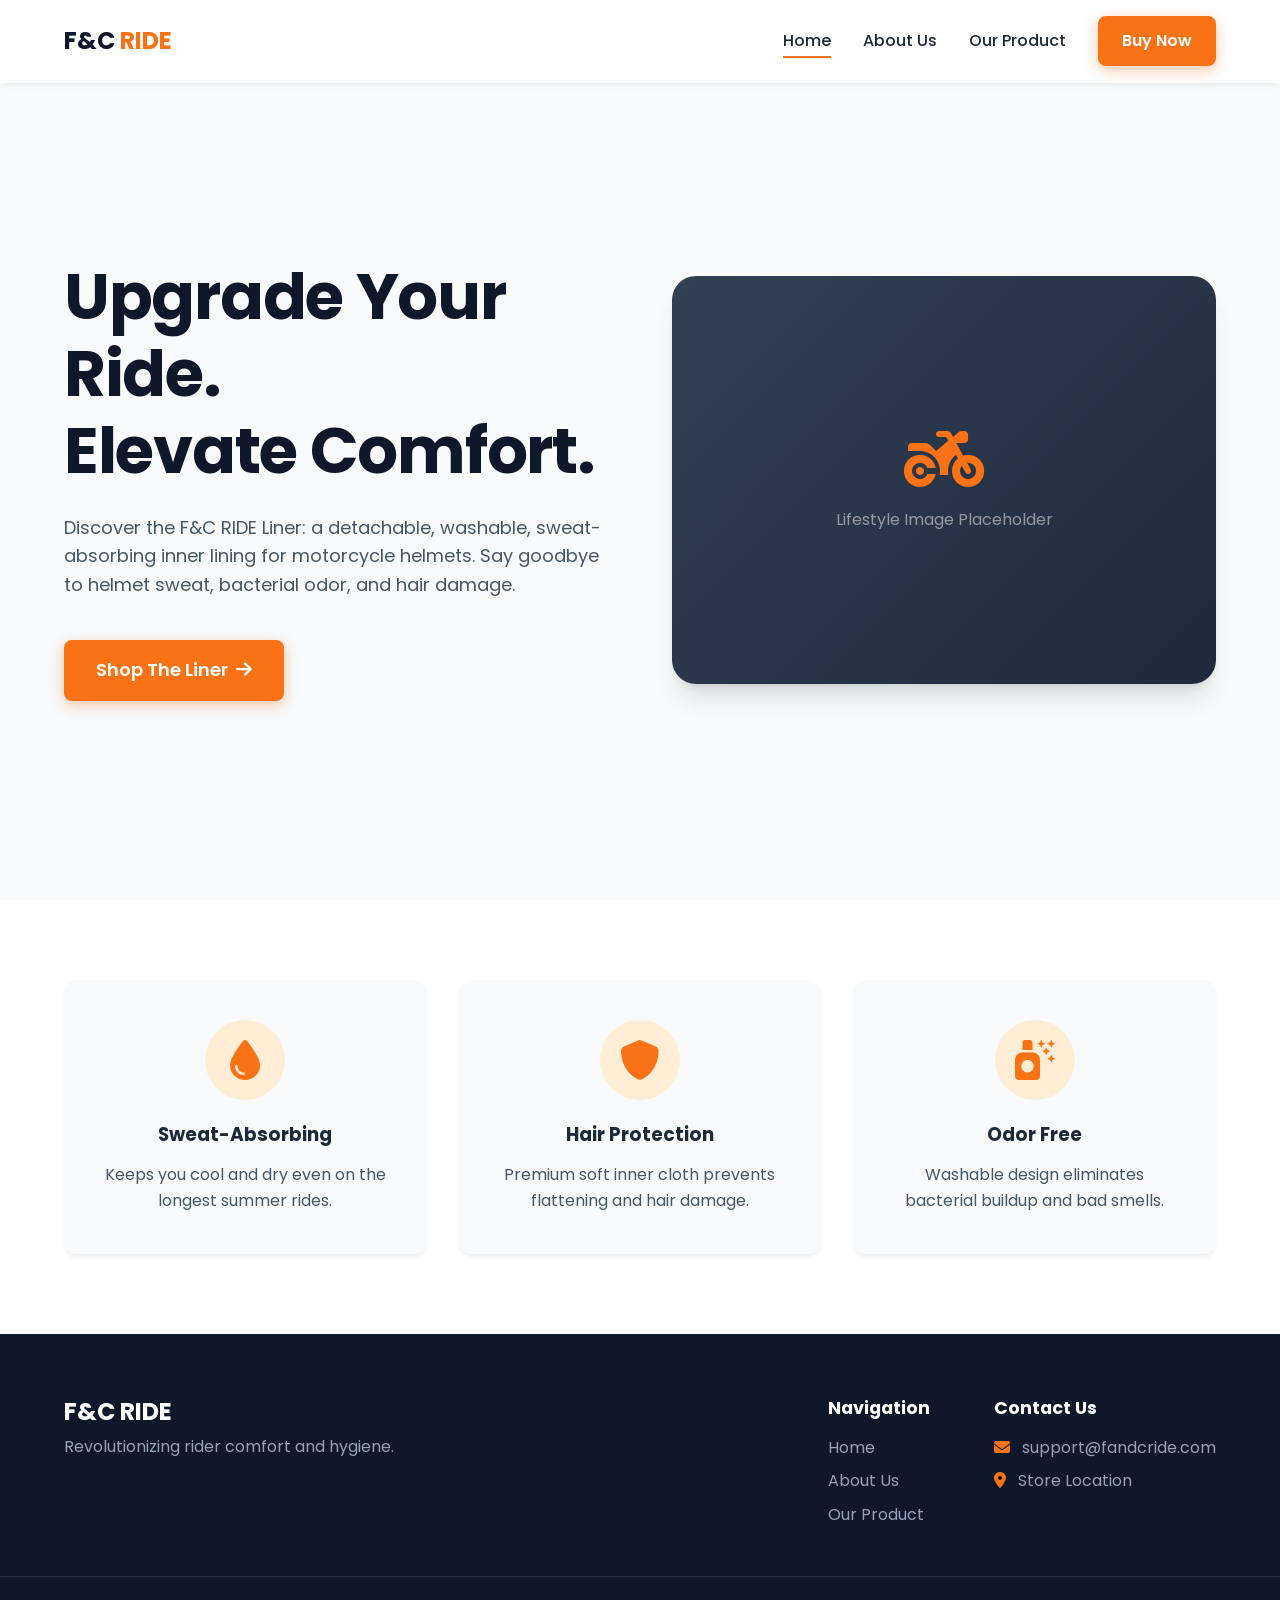
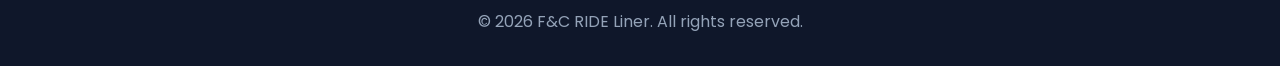
<file: index.html>
<!DOCTYPE html>
<html lang="en">
<head>
    <meta charset="UTF-8">
    <meta name="viewport" content="width=device-width, initial-scale=1.0">
    <meta name="description" content="F&C RIDE Liner - Upgrade your ride and elevate comfort with our premium, sweat-absorbing helmet inner lining.">
    <title>F&C RIDE Liner | Premium Helmet Insert</title>
    
    <!-- Google Fonts -->
    <link rel="preconnect" href="https://fonts.googleapis.com">
    <link rel="preconnect" href="https://fonts.gstatic.com" crossorigin>
    <link href="https://fonts.googleapis.com/css2?family=Poppins:wght@300;400;500;600;700&display=swap" rel="stylesheet">
    
    <!-- FontAwesome -->
    <link rel="stylesheet" href="https://cdnjs.cloudflare.com/ajax/libs/font-awesome/6.4.0/css/all.min.css">
    
    <!-- Custom CSS -->
    <link rel="stylesheet" href="assets/css/style.css">
</head>
<body>
    <header class="navbar">
        <div class="container nav-container">
            <a href="index.html" class="logo">F&C <span>RIDE</span></a>
            
            <button class="hamburger-menu" aria-label="Toggle Navigation">
                <i class="fas fa-bars"></i>
            </button>
            
            <nav class="nav-links">
                <a href="index.html" class="active">Home</a>
                <a href="about.html">About Us</a>
                <a href="product.html">Our Product</a>
                <a href="product.html" class="btn btn-cta btn-nav">Buy Now</a>
            </nav>
        </div>
    </header>

    <main>
        <section class="hero">
            <div class="container hero-container">
                <div class="hero-content">
                    <h1>Upgrade Your Ride.<br>Elevate Comfort.</h1>
                    <p>Discover the F&C RIDE Liner: a detachable, washable, sweat-absorbing inner lining for motorcycle helmets. Say goodbye to helmet sweat, bacterial odor, and hair damage.</p>
                    <a href="product.html" class="btn btn-cta btn-large">Shop The Liner <i class="fas fa-arrow-right"></i></a>
                </div>
                <div class="hero-image">
                    <div class="image-placeholder">
                        <i class="fas fa-motorcycle"></i>
                        <span>Lifestyle Image Placeholder</span>
                    </div>
                </div>
            </div>
        </section>
        
        <section class="features">
            <div class="container features-grid">
                <div class="feature-card">
                    <i class="fas fa-droplet"></i>
                    <h3>Sweat-Absorbing</h3>
                    <p>Keeps you cool and dry even on the longest summer rides.</p>
                </div>
                <div class="feature-card">
                    <i class="fas fa-shield"></i>
                    <h3>Hair Protection</h3>
                    <p>Premium soft inner cloth prevents flattening and hair damage.</p>
                </div>
                <div class="feature-card">
                    <i class="fas fa-spray-can-sparkles"></i>
                    <h3>Odor Free</h3>
                    <p>Washable design eliminates bacterial buildup and bad smells.</p>
                </div>
            </div>
        </section>
    </main>

    <footer>
        <div class="container footer-container">
            <div class="footer-info">
                <h2>F&C RIDE</h2>
                <p>Revolutionizing rider comfort and hygiene.</p>
            </div>
            <div class="footer-links">
                <div class="footer-col">
                    <h3>Navigation</h3>
                    <ul>
                        <li><a href="index.html">Home</a></li>
                        <li><a href="about.html">About Us</a></li>
                        <li><a href="product.html">Our Product</a></li>
                    </ul>
                </div>
                <div class="footer-col" style="margin-left: 2rem;">
                    <h3>Contact Us</h3>
                    <ul>
                        <li><a href="mailto:support@fandcride.com"><i class="fas fa-envelope" style="margin-right: 0.5rem; color: var(--clr-orange-primary);"></i> support@fandcride.com</a></li>
                        <li><a href="https://maps.app.goo.gl/EowpxqXuUK782P7DA" target="_blank" rel="noopener noreferrer"><i class="fas fa-map-marker-alt" style="margin-right: 0.5rem; color: var(--clr-orange-primary);"></i> Store Location</a></li>
                    </ul>
                </div>
            </div>
        </div>
        <div class="footer-bottom">
            <p>&copy; 2026 F&C RIDE Liner. All rights reserved.</p>
        </div>
    </footer>

    <!-- Custom JS -->
    <script src="assets/js/main.js"></script>
</body>
</html>
</file>
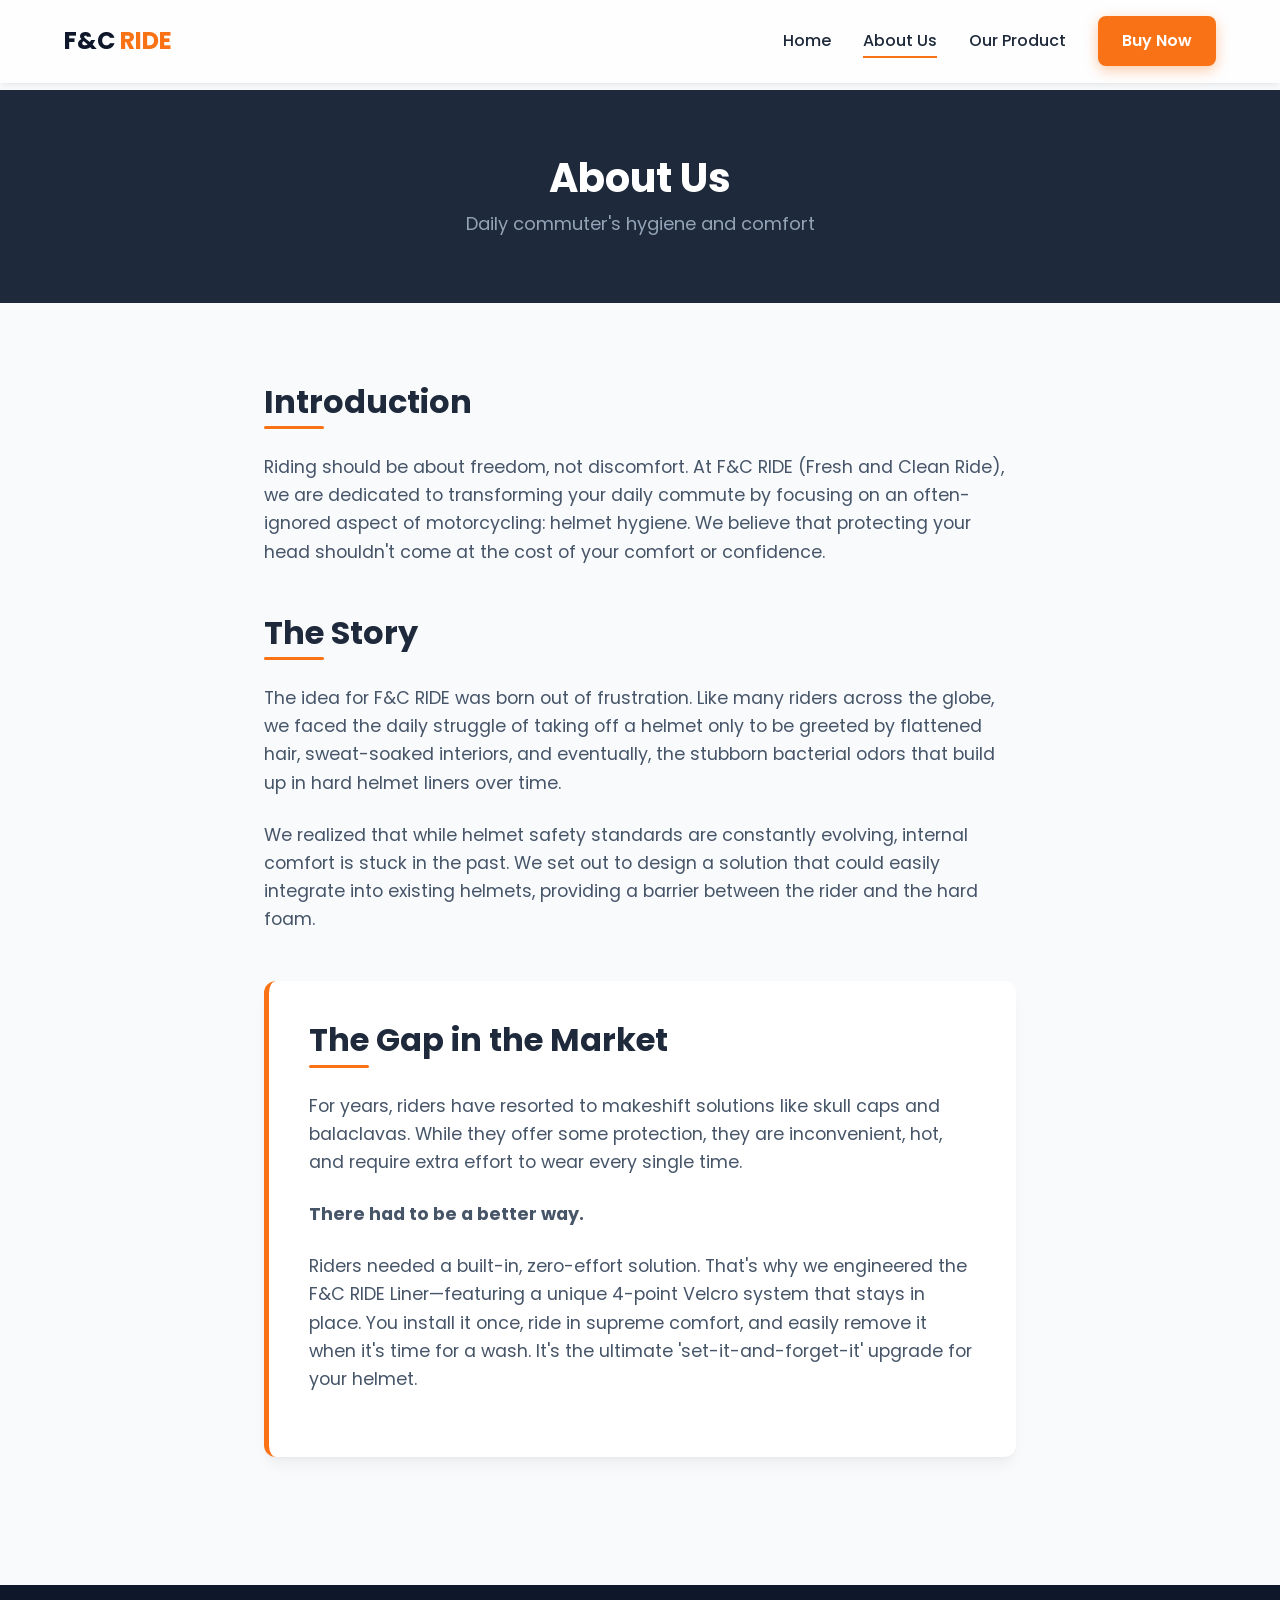
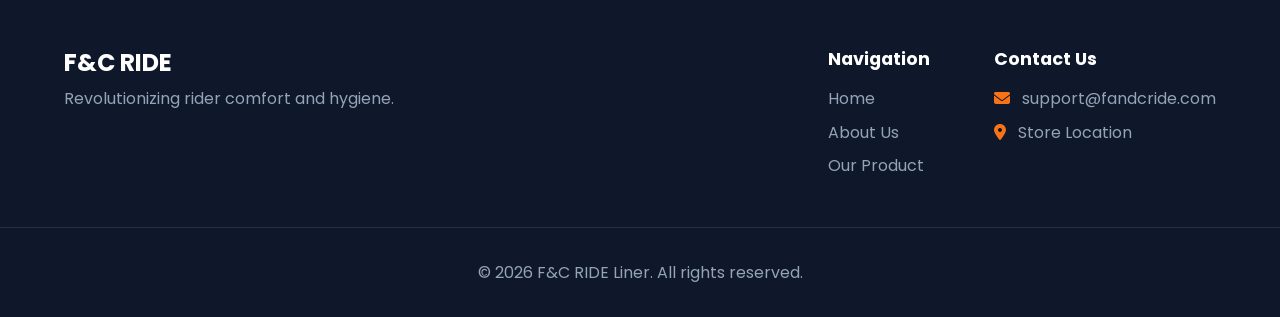
<file: about.html>
<!DOCTYPE html>
<html lang="en">
<head>
    <meta charset="UTF-8">
    <meta name="viewport" content="width=device-width, initial-scale=1.0">
    <meta name="description" content="Learn about F&C RIDE - addressing daily commuter hygiene, the story behind our innovative helmet liner, and why skull caps are obsolete.">
    <title>About Us | F&C RIDE Liner</title>
    
    <!-- Google Fonts -->
    <link rel="preconnect" href="https://fonts.googleapis.com">
    <link rel="preconnect" href="https://fonts.gstatic.com" crossorigin>
    <link href="https://fonts.googleapis.com/css2?family=Poppins:wght@300;400;500;600;700&display=swap" rel="stylesheet">
    
    <!-- FontAwesome -->
    <link rel="stylesheet" href="https://cdnjs.cloudflare.com/ajax/libs/font-awesome/6.4.0/css/all.min.css">
    
    <!-- Custom CSS -->
    <link rel="stylesheet" href="assets/css/style.css">
</head>
<body>
    <header class="navbar">
        <div class="container nav-container">
            <a href="index.html" class="logo">F&C <span>RIDE</span></a>
            
            <button class="hamburger-menu" aria-label="Toggle Navigation">
                <i class="fas fa-bars"></i>
            </button>
            
            <nav class="nav-links">
                <a href="index.html">Home</a>
                <a href="about.html" class="active">About Us</a>
                <a href="product.html">Our Product</a>
                <a href="product.html" class="btn btn-cta btn-nav">Buy Now</a>
            </nav>
        </div>
    </header>

    <main class="page-main">
        <section class="page-header">
            <div class="container">
                <h1>About Us</h1>
                <p>Daily commuter's hygiene and comfort</p>
            </div>
        </section>

        <section class="content-section">
            <div class="container content-container">
                <div class="content-block">
                    <h2>Introduction</h2>
                    <p>Riding should be about freedom, not discomfort. At F&C RIDE (Fresh and Clean Ride), we are dedicated to transforming your daily commute by focusing on an often-ignored aspect of motorcycling: helmet hygiene. We believe that protecting your head shouldn't come at the cost of your comfort or confidence.</p>
                </div>

                <div class="content-block">
                    <h2>The Story</h2>
                    <p>The idea for F&C RIDE was born out of frustration. Like many riders across the globe, we faced the daily struggle of taking off a helmet only to be greeted by flattened hair, sweat-soaked interiors, and eventually, the stubborn bacterial odors that build up in hard helmet liners over time.</p>
                    <p>We realized that while helmet safety standards are constantly evolving, internal comfort is stuck in the past. We set out to design a solution that could easily integrate into existing helmets, providing a barrier between the rider and the hard foam.</p>
                </div>

                <div class="content-block highlight-block">
                    <h2>The Gap in the Market</h2>
                    <p>For years, riders have resorted to makeshift solutions like skull caps and balaclavas. While they offer some protection, they are inconvenient, hot, and require extra effort to wear every single time.</p>
                    <p><strong>There had to be a better way.</strong></p>
                    <p>Riders needed a built-in, zero-effort solution. That's why we engineered the F&C RIDE Liner—featuring a unique 4-point Velcro system that stays in place. You install it once, ride in supreme comfort, and easily remove it when it's time for a wash. It's the ultimate 'set-it-and-forget-it' upgrade for your helmet.</p>
                </div>
            </div>
        </section>
    </main>

    <footer>
        <div class="container footer-container">
            <div class="footer-info">
                <h2>F&C RIDE</h2>
                <p>Revolutionizing rider comfort and hygiene.</p>
            </div>
            <div class="footer-links">
                <div class="footer-col">
                    <h3>Navigation</h3>
                    <ul>
                        <li><a href="index.html">Home</a></li>
                        <li><a href="about.html">About Us</a></li>
                        <li><a href="product.html">Our Product</a></li>
                    </ul>
                </div>
                <div class="footer-col" style="margin-left: 2rem;">
                    <h3>Contact Us</h3>
                    <ul>
                        <li><a href="mailto:support@fandcride.com"><i class="fas fa-envelope" style="margin-right: 0.5rem; color: var(--clr-orange-primary);"></i> support@fandcride.com</a></li>
                        <li><a href="https://maps.app.goo.gl/EowpxqXuUK782P7DA" target="_blank" rel="noopener noreferrer"><i class="fas fa-map-marker-alt" style="margin-right: 0.5rem; color: var(--clr-orange-primary);"></i> Store Location</a></li>
                    </ul>
                </div>
            </div>
        </div>
        <div class="footer-bottom">
            <p>&copy; 2026 F&C RIDE Liner. All rights reserved.</p>
        </div>
    </footer>

    <!-- Custom JS -->
    <script src="assets/js/main.js"></script>
</body>
</html>
</file>
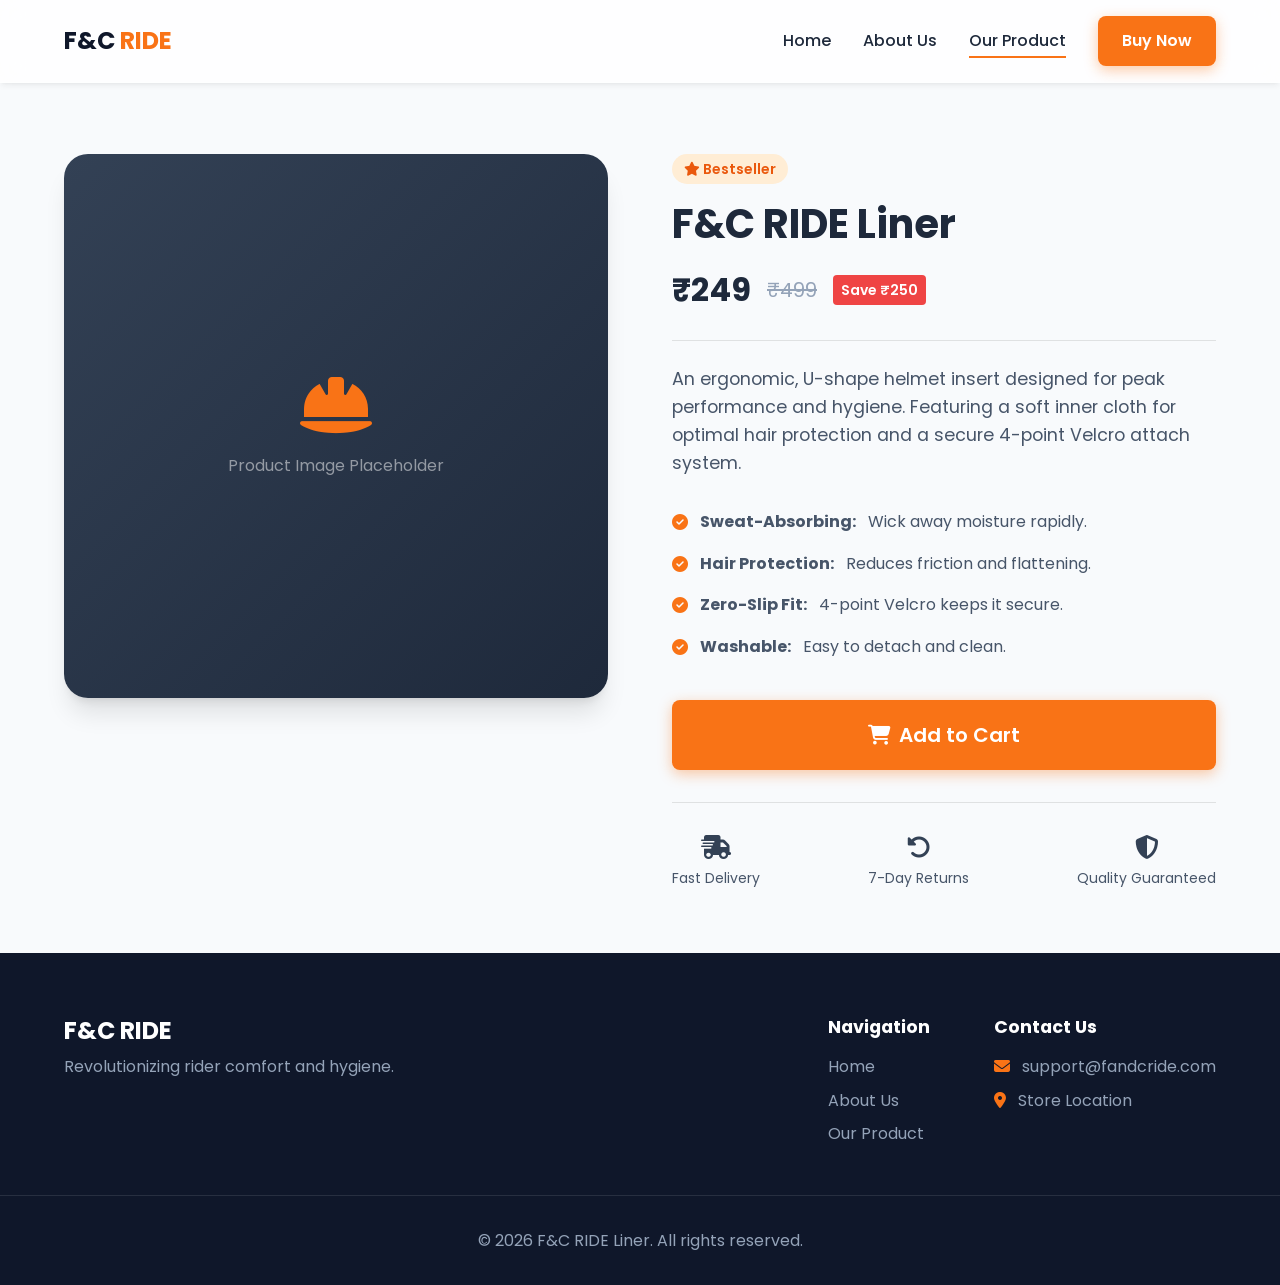
<file: product.html>
<!DOCTYPE html>
<html lang="en">
<head>
    <meta charset="UTF-8">
    <meta name="viewport" content="width=device-width, initial-scale=1.0">
    <meta name="description" content="Buy the F&C RIDE Liner - Detachable, washable, and sweat-absorbing inner lining for helmets with a 4-point Velcro system.">
    <title>F&C RIDE Liner | Our Product</title>
    
    <!-- Google Fonts -->
    <link rel="preconnect" href="https://fonts.googleapis.com">
    <link rel="preconnect" href="https://fonts.gstatic.com" crossorigin>
    <link href="https://fonts.googleapis.com/css2?family=Poppins:wght@300;400;500;600;700&display=swap" rel="stylesheet">
    
    <!-- FontAwesome -->
    <link rel="stylesheet" href="https://cdnjs.cloudflare.com/ajax/libs/font-awesome/6.4.0/css/all.min.css">
    
    <!-- Custom CSS -->
    <link rel="stylesheet" href="assets/css/style.css">
</head>
<body>
    <header class="navbar">
        <div class="container nav-container">
            <a href="index.html" class="logo">F&C <span>RIDE</span></a>
            
            <button class="hamburger-menu" aria-label="Toggle Navigation">
                <i class="fas fa-bars"></i>
            </button>
            
            <nav class="nav-links">
                <a href="index.html">Home</a>
                <a href="about.html">About Us</a>
                <a href="product.html" class="active">Our Product</a>
                <a href="product.html" class="btn btn-cta btn-nav">Buy Now</a>
            </nav>
        </div>
    </header>

    <main class="page-main">
        <section class="product-showcase">
            <div class="container product-container">
                <div class="product-gallery">
                    <div class="image-placeholder large-placeholder">
                        <i class="fas fa-helmet-safety"></i>
                        <span>Product Image Placeholder</span>
                    </div>
                </div>
                
                <div class="product-details">
                    <span class="badge bestseller-badge"><i class="fas fa-star"></i> Bestseller</span>
                    <h1 class="product-title">F&C RIDE Liner</h1>
                    
                    <div class="pricing">
                        <span class="current-price">₹249</span>
                        <span class="original-price">₹499</span>
                        <span class="discount-tag">Save ₹250</span>
                    </div>
                    
                    <p class="product-description">
                        An ergonomic, U-shape helmet insert designed for peak performance and hygiene. Featuring a soft inner cloth for optimal hair protection and a secure 4-point Velcro attach system.
                    </p>
                    
                    <ul class="feature-list">
                        <li><i class="fas fa-check-circle"></i> <strong>Sweat-Absorbing:</strong> Wick away moisture rapidly.</li>
                        <li><i class="fas fa-check-circle"></i> <strong>Hair Protection:</strong> Reduces friction and flattening.</li>
                        <li><i class="fas fa-check-circle"></i> <strong>Zero-Slip Fit:</strong> 4-point Velcro keeps it secure.</li>
                        <li><i class="fas fa-check-circle"></i> <strong>Washable:</strong> Easy to detach and clean.</li>
                    </ul>
                    
                    <button id="addToCartBtn" class="btn btn-cta btn-block btn-massive">
                        <i class="fas fa-cart-shopping"></i> Add to Cart
                    </button>
                    
                    <div class="trust-signals">
                        <div class="signal">
                            <i class="fas fa-truck-fast"></i>
                            <span>Fast Delivery</span>
                        </div>
                        <div class="signal">
                            <i class="fas fa-rotate-left"></i>
                            <span>7-Day Returns</span>
                        </div>
                        <div class="signal">
                            <i class="fas fa-shield-halved"></i>
                            <span>Quality Guaranteed</span>
                        </div>
                    </div>
                </div>
            </div>
        </section>
    </main>

    <footer>
        <div class="container footer-container">
            <div class="footer-info">
                <h2>F&C RIDE</h2>
                <p>Revolutionizing rider comfort and hygiene.</p>
            </div>
            <div class="footer-links">
                <div class="footer-col">
                    <h3>Navigation</h3>
                    <ul>
                        <li><a href="index.html">Home</a></li>
                        <li><a href="about.html">About Us</a></li>
                        <li><a href="product.html">Our Product</a></li>
                    </ul>
                </div>
                <div class="footer-col" style="margin-left: 2rem;">
                    <h3>Contact Us</h3>
                    <ul>
                        <li><a href="mailto:support@fandcride.com"><i class="fas fa-envelope" style="margin-right: 0.5rem; color: var(--clr-orange-primary);"></i> support@fandcride.com</a></li>
                        <li><a href="https://maps.app.goo.gl/EowpxqXuUK782P7DA" target="_blank" rel="noopener noreferrer"><i class="fas fa-map-marker-alt" style="margin-right: 0.5rem; color: var(--clr-orange-primary);"></i> Store Location</a></li>
                    </ul>
                </div>
            </div>
        </div>
        <div class="footer-bottom">
            <p>&copy; 2026 F&C RIDE Liner. All rights reserved.</p>
        </div>
    </footer>

    <!-- Shopping Cart Overlay -->
    <div id="cartOverlay" class="cart-overlay">
        <div class="cart-popup">
            <button id="closeCartBtn" class="close-btn"><i class="fas fa-times"></i></button>
            <div class="cart-icon-success"><i class="fas fa-check-circle"></i></div>
            <h2>Item Added to Cart!</h2>
            <div class="cart-item-preview">
                <div class="preview-img"><i class="fas fa-helmet-safety"></i></div>
                <div class="preview-text">
                    <h4>F&C RIDE Helmet Liner</h4>
                    <p>₹249</p>
                </div>
            </div>
            <div class="cart-actions">
                <button id="continueShopping" class="btn btn-outline">Continue Shopping</button>
                <button id="checkoutBtn" class="btn btn-cta">Checkout Now</button>
            </div>
        </div>
    </div>

    <!-- Sandbox Payment Gateway Simulator -->
    <div id="paymentOverlay" class="cart-overlay">
        <div class="cart-popup payment-popup" style="max-width: 420px; text-align: left; background: #fff;">
            <button id="closePaymentBtn" class="close-btn"><i class="fas fa-times"></i></button>
            <div id="paymentFormContainer">
                <div style="text-align: center; margin-bottom: 1.5rem;">
                    <i class="fas fa-shield-halved" style="font-size: 2.5rem; color: var(--clr-navy-primary); margin-bottom: 0.5rem;"></i>
                    <h2>Secure Checkout</h2>
                    <p style="color: var(--clr-orange-primary); font-size: 0.9rem; font-weight: 600;">Sandbox Test Mode</p>
                </div>
                
                <form id="dummyPaymentForm">
                    <div style="margin-bottom: 1.5rem; display: flex; gap: 1rem;" id="paymentMethodToggle">
                        <label class="payment-method-label active" style="flex: 1; border: 2px solid var(--clr-orange-primary); padding: 0.75rem; border-radius: var(--radius-sm); text-align: center; cursor: pointer; background: var(--clr-orange-light); transition: all 0.2s;">
                            <input type="radio" name="paymentMode" value="card" checked style="display: none;">
                            <i class="far fa-credit-card" style="color: var(--clr-orange-primary); margin-bottom: 0.25rem; font-size: 1.25rem; display: block;"></i> <span style="font-weight: 600; color: var(--clr-navy-dark);">Card</span>
                        </label>
                        <label class="payment-method-label" style="flex: 1; border: 2px solid #cbd5e1; padding: 0.75rem; border-radius: var(--radius-sm); text-align: center; cursor: pointer; background: #fff; transition: all 0.2s;">
                            <input type="radio" name="paymentMode" value="upi" style="display: none;">
                            <i class="fas fa-qrcode" style="color: var(--clr-slate-text); margin-bottom: 0.25rem; font-size: 1.25rem; display: block;"></i> <span style="font-weight: 600; color: var(--clr-slate-text);">UPI</span>
                        </label>
                        <label class="payment-method-label" style="flex: 1; border: 2px solid #cbd5e1; padding: 0.75rem; border-radius: var(--radius-sm); text-align: center; cursor: pointer; background: #fff; transition: all 0.2s;">
                            <input type="radio" name="paymentMode" value="cod" style="display: none;">
                            <i class="fas fa-money-bill-wave" style="color: var(--clr-slate-text); margin-bottom: 0.25rem; font-size: 1.25rem; display: block;"></i> <span style="font-weight: 600; color: var(--clr-slate-text);">COD</span>
                        </label>
                    </div>

                    <div id="cardDetailsSection">
                        <div style="margin-bottom: 1rem;">
                            <label style="display: block; margin-bottom: 0.5rem; font-size: 0.9rem; font-weight: 500;">Card Number (Enter any number)</label>
                            <div style="position: relative;">
                                <i class="far fa-credit-card" style="position: absolute; left: 14px; top: 16px; color: var(--clr-slate-light);"></i>
                                <input type="text" placeholder="0000 0000 0000 0000" maxlength="19" required style="width: 100%; padding: 0.85rem 1rem 0.85rem 2.5rem; border: 1px solid #cbd5e1; border-radius: var(--radius-sm); font-family: inherit; font-size: 1rem;">
                            </div>
                        </div>
                        
                        <div style="display: grid; grid-template-columns: 1fr 1fr; gap: 1rem; margin-bottom: 1.5rem;">
                            <div>
                                <label style="display: block; margin-bottom: 0.5rem; font-size: 0.9rem; font-weight: 500;">Expiry Date</label>
                                <input type="text" placeholder="MM/YY" maxlength="5" required style="width: 100%; padding: 0.85rem 1rem; border: 1px solid #cbd5e1; border-radius: var(--radius-sm); font-family: inherit; font-size: 1rem;">
                            </div>
                            <div>
                                <label style="display: block; margin-bottom: 0.5rem; font-size: 0.9rem; font-weight: 500;">CVV</label>
                                <input type="password" placeholder="123" maxlength="4" required style="width: 100%; padding: 0.85rem 1rem; border: 1px solid #cbd5e1; border-radius: var(--radius-sm); font-family: inherit; font-size: 1rem;">
                            </div>
                        </div>
                    </div>

                    <div id="upiDetailsSection" style="display: none; margin-bottom: 1.5rem;">
                        <label style="display: block; margin-bottom: 0.5rem; font-size: 0.9rem; font-weight: 500;">Enter your UPI ID</label>
                        <div style="position: relative;">
                            <i class="fas fa-at" style="position: absolute; left: 14px; top: 16px; color: var(--clr-slate-light);"></i>
                            <input type="text" placeholder="example@upi" style="width: 100%; padding: 0.85rem 1rem 0.85rem 2.5rem; border: 1px solid #cbd5e1; border-radius: var(--radius-sm); font-family: inherit; font-size: 1rem;">
                        </div>
                        <p style="font-size: 0.8rem; color: var(--clr-slate-text); margin-top: 0.5rem;">Pay securely using Google Pay, PhonePe, Paytm, or any UPI app.</p>
                    </div>
                    <div id="codDetailsSection" style="display: none; text-align: center; margin-bottom: 1.5rem; padding: 1.5rem; background: var(--clr-bg-light); border-radius: var(--radius-sm); border: 1px dashed #cbd5e1;">
                        <i class="fas fa-truck" style="font-size: 2rem; color: var(--clr-slate-light); margin-bottom: 1rem;"></i>
                        <p style="color: var(--clr-navy-dark); font-weight: 500; margin-bottom: 0.25rem;">Pay with cash upon delivery</p>
                        <p style="font-size: 0.85rem; color: var(--clr-slate-text);">Please keep exact change ready to avoid delays.</p>
                    </div>
                    
                    <button type="submit" id="submitPaymentBtn" class="btn btn-cta btn-block" style="padding: 1rem; font-size: 1.1rem; justify-content: center;">
                        <i class="fas fa-lock" id="submitBtnIcon"></i> <span id="submitBtnText">Pay ₹249</span>
                    </button>
                </form>
            </div>

            <!-- Success Message Container -->
            <div id="paymentSuccess" style="display: none; text-align: center; padding: 2rem 0;">
                <i class="fas fa-check-circle" style="font-size: 5rem; color: #10b981; margin-bottom: 1.5rem;"></i>
                <h2 style="margin-bottom: 0.5rem; color: var(--clr-navy-dark);">Payment Successful!</h2>
                <p style="color: var(--clr-slate-text); margin-bottom: 2rem;">Order #NEX-8429 placed successfully.</p>
                <a href="index.html" class="btn btn-outline btn-block" style="justify-content: center;">Return to Home</a>
            </div>
        </div>
    </div>

    <!-- Custom JS -->
    <script src="assets/js/main.js"></script>
</body>
</html>
</file>
<file: assets/css/style.css>
@charset "UTF-8";

:root {
    /* Colors */
    --clr-navy-dark: #0f172a;
    --clr-navy-primary: #1e293b;
    --clr-navy-light: #334155;
    --clr-orange-primary: #f97316;
    --clr-orange-hover: #ea580c;
    --clr-orange-light: #ffedd5;
    --clr-slate-text: #475569;
    --clr-slate-light: #94a3b8;
    --clr-bg-light: #f8fafc;
    --clr-white: #ffffff;

    /* Typography */
    --font-primary: 'Poppins', sans-serif;

    /* Shadows */
    --shadow-soft: 0 4px 6px -1px rgba(0, 0, 0, 0.05), 0 2px 4px -2px rgba(0, 0, 0, 0.05);
    --shadow-medium: 0 10px 15px -3px rgba(0, 0, 0, 0.05), 0 4px 6px -4px rgba(0, 0, 0, 0.05);
    --shadow-large: 0 20px 25px -5px rgba(0, 0, 0, 0.1), 0 8px 10px -6px rgba(0, 0, 0, 0.1);
    
    /* Transitions */
    --transition-fast: 0.2s ease;
    --transition-normal: 0.3s ease;
    
    /* Border Radius */
    --radius-sm: 8px;
    --radius-md: 12px;
    --radius-lg: 24px;
}

/* Reset */
*, *::before, *::after {
    box-sizing: border-box;
    margin: 0;
    padding: 0;
}

html {
    scroll-behavior: smooth;
}

body {
    font-family: var(--font-primary);
    background-color: var(--clr-bg-light);
    color: var(--clr-slate-text);
    line-height: 1.6;
    -webkit-font-smoothing: antialiased;
}

h1, h2, h3, h4, h5, h6 {
    color: var(--clr-navy-primary);
    line-height: 1.2;
    margin-bottom: 1rem;
}

a {
    text-decoration: none;
    color: inherit;
    transition: color var(--transition-fast);
}

ul {
    list-style: none;
}

img {
    max-width: 100%;
    display: block;
}

/* Layout */
.container {
    width: 100%;
    max-width: 1200px;
    margin: 0 auto;
    padding: 0 1.5rem;
}

/* Buttons */
.btn {
    display: inline-flex;
    align-items: center;
    justify-content: center;
    gap: 0.5rem;
    padding: 0.75rem 1.5rem;
    border-radius: var(--radius-sm);
    font-weight: 600;
    cursor: pointer;
    transition: all var(--transition-normal);
    border: none;
    font-family: var(--font-primary);
    font-size: 1rem;
}

.btn-cta {
    background-color: var(--clr-orange-primary);
    color: var(--clr-white) !important;
    box-shadow: 0 4px 14px 0 rgba(249, 115, 22, 0.39);
}

.btn-cta:hover {
    background-color: var(--clr-orange-hover);
    transform: translateY(-2px);
    box-shadow: 0 6px 20px rgba(249, 115, 22, 0.3);
}

.btn-outline {
    background-color: transparent;
    color: var(--clr-navy-primary);
    border: 2px solid var(--clr-navy-primary);
}

.btn-outline:hover {
    background-color: var(--clr-navy-primary);
    color: var(--clr-white);
}

.btn-large {
    padding: 1rem 2rem;
    font-size: 1.125rem;
}

.btn-block {
    width: 100%;
}

.btn-massive {
    padding: 1.25rem;
    font-size: 1.25rem;
}

/* Navigation - Frosted Glass */
.navbar {
    position: fixed;
    top: 0;
    left: 0;
    width: 100%;
    z-index: 1000;
    background: rgba(255, 255, 255, 0.8);
    backdrop-filter: blur(12px);
    -webkit-backdrop-filter: blur(12px);
    border-bottom: 1px solid rgba(255, 255, 255, 0.3);
    box-shadow: var(--shadow-soft);
    padding: 1rem 0;
    transition: padding var(--transition-normal);
}

.nav-container {
    display: flex;
    justify-content: space-between;
    align-items: center;
}

.logo {
    font-size: 1.5rem;
    font-weight: 700;
    color: var(--clr-navy-dark);
}

.logo span {
    color: var(--clr-orange-primary);
}

.nav-links {
    display: flex;
    align-items: center;
    gap: 2rem;
}

.nav-links a:not(.btn) {
    font-weight: 500;
    color: var(--clr-navy-primary);
    position: relative;
}

.nav-links a:not(.btn)::after {
    content: '';
    position: absolute;
    width: 0;
    height: 2px;
    bottom: -4px;
    left: 0;
    background-color: var(--clr-orange-primary);
    transition: width var(--transition-normal);
}

.nav-links a:not(.btn):hover::after,
.nav-links a.active:not(.btn)::after {
    width: 100%;
}

.hamburger-menu {
    display: none;
    background: none;
    border: none;
    font-size: 1.5rem;
    color: var(--clr-navy-primary);
    cursor: pointer;
}

/* Mobile Nav Settings */
@media (max-width: 768px) {
    .hamburger-menu {
        display: block;
    }
    
    .nav-links {
        position: absolute;
        top: 100%;
        left: 0;
        width: 100%;
        background-color: var(--clr-white);
        flex-direction: column;
        padding: 2rem;
        gap: 1.5rem;
        box-shadow: var(--shadow-medium);
        clip-path: circle(0% at top right);
        transition: clip-path 0.4s ease-in-out;
    }
    
    .nav-links.active {
        clip-path: circle(150% at top right);
    }
}

/* Hero Section */
.hero {
    padding: 140px 0 80px;
    min-height: 100vh;
    display: flex;
    align-items: center;
}

.hero-container {
    display: grid;
    grid-template-columns: 1fr 1fr;
    gap: 4rem;
    align-items: center;
}

.hero-content h1 {
    font-size: clamp(2.5rem, 5vw, 4rem);
    font-weight: 700;
    letter-spacing: -0.02em;
    margin-bottom: 1.5rem;
    color: var(--clr-navy-dark);
}

.hero-content p {
    font-size: 1.125rem;
    margin-bottom: 2.5rem;
    color: var(--clr-slate-text);
}

.image-placeholder {
    width: 100%;
    aspect-ratio: 4/3;
    background: linear-gradient(135deg, var(--clr-navy-light), var(--clr-navy-primary));
    border-radius: var(--radius-lg);
    display: flex;
    flex-direction: column;
    align-items: center;
    justify-content: center;
    color: rgba(255, 255, 255, 0.5);
    box-shadow: var(--shadow-large);
    transition: transform var(--transition-normal);
}

.image-placeholder:hover {
    transform: translateY(-10px);
}

.image-placeholder i {
    font-size: 4rem;
    margin-bottom: 1rem;
    color: var(--clr-orange-primary);
}

.large-placeholder {
    aspect-ratio: 1/1;
}

@media (max-width: 992px) {
    .hero-container {
        grid-template-columns: 1fr;
        text-align: center;
    }
    
    .hero {
        padding-top: 120px;
        min-height: auto;
    }
}

/* Features Grid */
.features {
    padding: 5rem 0;
    background-color: var(--clr-white);
}

.features-grid {
    display: grid;
    grid-template-columns: repeat(auto-fit, minmax(300px, 1fr));
    gap: 2rem;
}

.feature-card {
    background-color: var(--clr-bg-light);
    padding: 2.5rem;
    border-radius: var(--radius-md);
    text-align: center;
    box-shadow: var(--shadow-soft);
    transition: transform var(--transition-normal), box-shadow var(--transition-normal);
}

.feature-card:hover {
    transform: translateY(-5px);
    box-shadow: var(--shadow-medium);
}

.feature-card i {
    font-size: 2.5rem;
    color: var(--clr-orange-primary);
    margin-bottom: 1.5rem;
    background: var(--clr-orange-light);
    width: 80px;
    height: 80px;
    line-height: 80px;
    border-radius: 50%;
}

.feature-card h3 {
    margin-bottom: 1rem;
}

/* Page Headers */
.page-main {
    padding-top: 90px;
}

.page-header {
    background-color: var(--clr-navy-primary);
    color: var(--clr-white);
    padding: 4rem 0;
    text-align: center;
}

.page-header h1 {
    color: var(--clr-white);
    font-size: 2.5rem;
    margin-bottom: 0.5rem;
}

.page-header p {
    color: var(--clr-slate-light);
    font-size: 1.125rem;
}

/* About Content */
.content-section {
    padding: 5rem 0;
}

.content-container {
    max-width: 800px;
}

.content-block {
    margin-bottom: 3rem;
}

.content-block h2 {
    font-size: 2rem;
    position: relative;
    padding-bottom: 0.5rem;
    margin-bottom: 1.5rem;
}

.content-block h2::after {
    content: '';
    position: absolute;
    bottom: 0;
    left: 0;
    width: 60px;
    height: 3px;
    background-color: var(--clr-orange-primary);
    border-radius: 2px;
}

.content-block p {
    margin-bottom: 1.5rem;
    font-size: 1.1rem;
}

.highlight-block {
    background-color: var(--clr-white);
    padding: 2.5rem;
    border-radius: var(--radius-md);
    box-shadow: var(--shadow-medium);
    border-left: 5px solid var(--clr-orange-primary);
}

/* Product Showcase */
.product-showcase {
    padding: 4rem 0;
}

.product-container {
    display: grid;
    grid-template-columns: 1fr 1fr;
    gap: 4rem;
}

.badge {
    display: inline-block;
    padding: 0.25rem 0.75rem;
    border-radius: 2rem;
    font-size: 0.875rem;
    font-weight: 600;
    margin-bottom: 1rem;
}

.bestseller-badge {
    background-color: var(--clr-orange-light);
    color: var(--clr-orange-hover);
}

.product-title {
    font-size: 2.5rem;
    margin-bottom: 1rem;
}

.pricing {
    display: flex;
    align-items: center;
    gap: 1rem;
    margin-bottom: 1.5rem;
    padding-bottom: 1.5rem;
    border-bottom: 1px solid rgba(0,0,0,0.1);
}

.current-price {
    font-size: 2rem;
    font-weight: 700;
    color: var(--clr-navy-primary);
}

.original-price {
    font-size: 1.25rem;
    color: var(--clr-slate-light);
    text-decoration: line-through;
}

.discount-tag {
    background-color: #ef4444;
    color: white;
    padding: 0.25rem 0.5rem;
    border-radius: 4px;
    font-size: 0.875rem;
    font-weight: 600;
}

.product-description {
    font-size: 1.1rem;
    margin-bottom: 2rem;
}

.feature-list {
    margin-bottom: 2.5rem;
}

.feature-list li {
    margin-bottom: 1rem;
    display: flex;
    align-items: center;
    gap: 0.75rem;
}

.feature-list i {
    color: var(--clr-orange-primary);
}

.trust-signals {
    display: flex;
    justify-content: space-between;
    margin-top: 2rem;
    padding-top: 2rem;
    border-top: 1px solid rgba(0,0,0,0.1);
}

.signal {
    display: flex;
    flex-direction: column;
    align-items: center;
    gap: 0.5rem;
    font-size: 0.875rem;
    color: var(--clr-slate-text);
}

.signal i {
    font-size: 1.5rem;
    color: var(--clr-navy-light);
}

@media (max-width: 900px) {
    .product-container {
        grid-template-columns: 1fr;
    }
}

/* Footer */
footer {
    background-color: var(--clr-navy-dark);
    color: var(--clr-slate-light);
    padding: 4rem 0 2rem;
}

.footer-container {
    display: flex;
    justify-content: space-between;
    flex-wrap: wrap;
    gap: 2rem;
    margin-bottom: 3rem;
}

.footer-info h2 {
    color: var(--clr-white);
    margin-bottom: 0.5rem;
}

.footer-links {
    display: flex;
    gap: 2rem;
}

.footer-links h3 {
    color: var(--clr-white);
    font-size: 1.1rem;
}

.footer-links ul {
    display: flex;
    flex-direction: column;
    gap: 0.5rem;
}

.footer-links a:hover {
    color: var(--clr-orange-primary);
}

.footer-bottom {
    text-align: center;
    padding-top: 2rem;
    border-top: 1px solid rgba(255,255,255,0.1);
}

/* Cart Popup / Modal */
.cart-overlay {
    position: fixed;
    top: 0;
    left: 0;
    width: 100%;
    height: 100%;
    background-color: rgba(15, 23, 42, 0.7);
    backdrop-filter: blur(4px);
    z-index: 2000;
    display: flex;
    align-items: center;
    justify-content: center;
    opacity: 0;
    visibility: hidden;
    transition: all var(--transition-normal);
}

.cart-overlay.active {
    opacity: 1;
    visibility: visible;
}

.cart-popup {
    background-color: var(--clr-white);
    width: 90%;
    max-width: 450px;
    padding: 2.5rem;
    border-radius: var(--radius-md);
    position: relative;
    text-align: center;
    transform: translateY(20px) scale(0.95);
    transition: all 0.4s cubic-bezier(0.175, 0.885, 0.32, 1.275);
    box-shadow: var(--shadow-large);
}

.cart-overlay.active .cart-popup {
    transform: translateY(0) scale(1);
}

.close-btn {
    position: absolute;
    top: 1rem;
    right: 1.5rem;
    background: none;
    border: none;
    font-size: 1.5rem;
    color: var(--clr-slate-light);
    cursor: pointer;
    transition: color var(--transition-fast);
}

.close-btn:hover {
    color: var(--clr-navy-dark);
}

.cart-icon-success {
    font-size: 4rem;
    color: #10b981; /* Emerald green */
    margin-bottom: 1rem;
}

.cart-popup h2 {
    margin-bottom: 1.5rem;
}

.cart-item-preview {
    display: flex;
    align-items: center;
    gap: 1rem;
    background-color: var(--clr-bg-light);
    padding: 1rem;
    border-radius: var(--radius-sm);
    margin-bottom: 2rem;
    text-align: left;
}

.preview-img {
    width: 60px;
    height: 60px;
    background-color: var(--clr-navy-primary);
    border-radius: var(--radius-sm);
    display: flex;
    align-items: center;
    justify-content: center;
    color: var(--clr-orange-primary);
    font-size: 1.5rem;
}

.preview-text h4 {
    margin-bottom: 0.25rem;
    font-size: 1rem;
}

.preview-text p {
    font-weight: 600;
    color: var(--clr-orange-primary);
}

.cart-actions {
    display: grid;
    grid-template-columns: 1fr 1fr;
    gap: 1rem;
}

@media (max-width: 480px) {
    .cart-actions {
        grid-template-columns: 1fr;
    }
}
</file>
